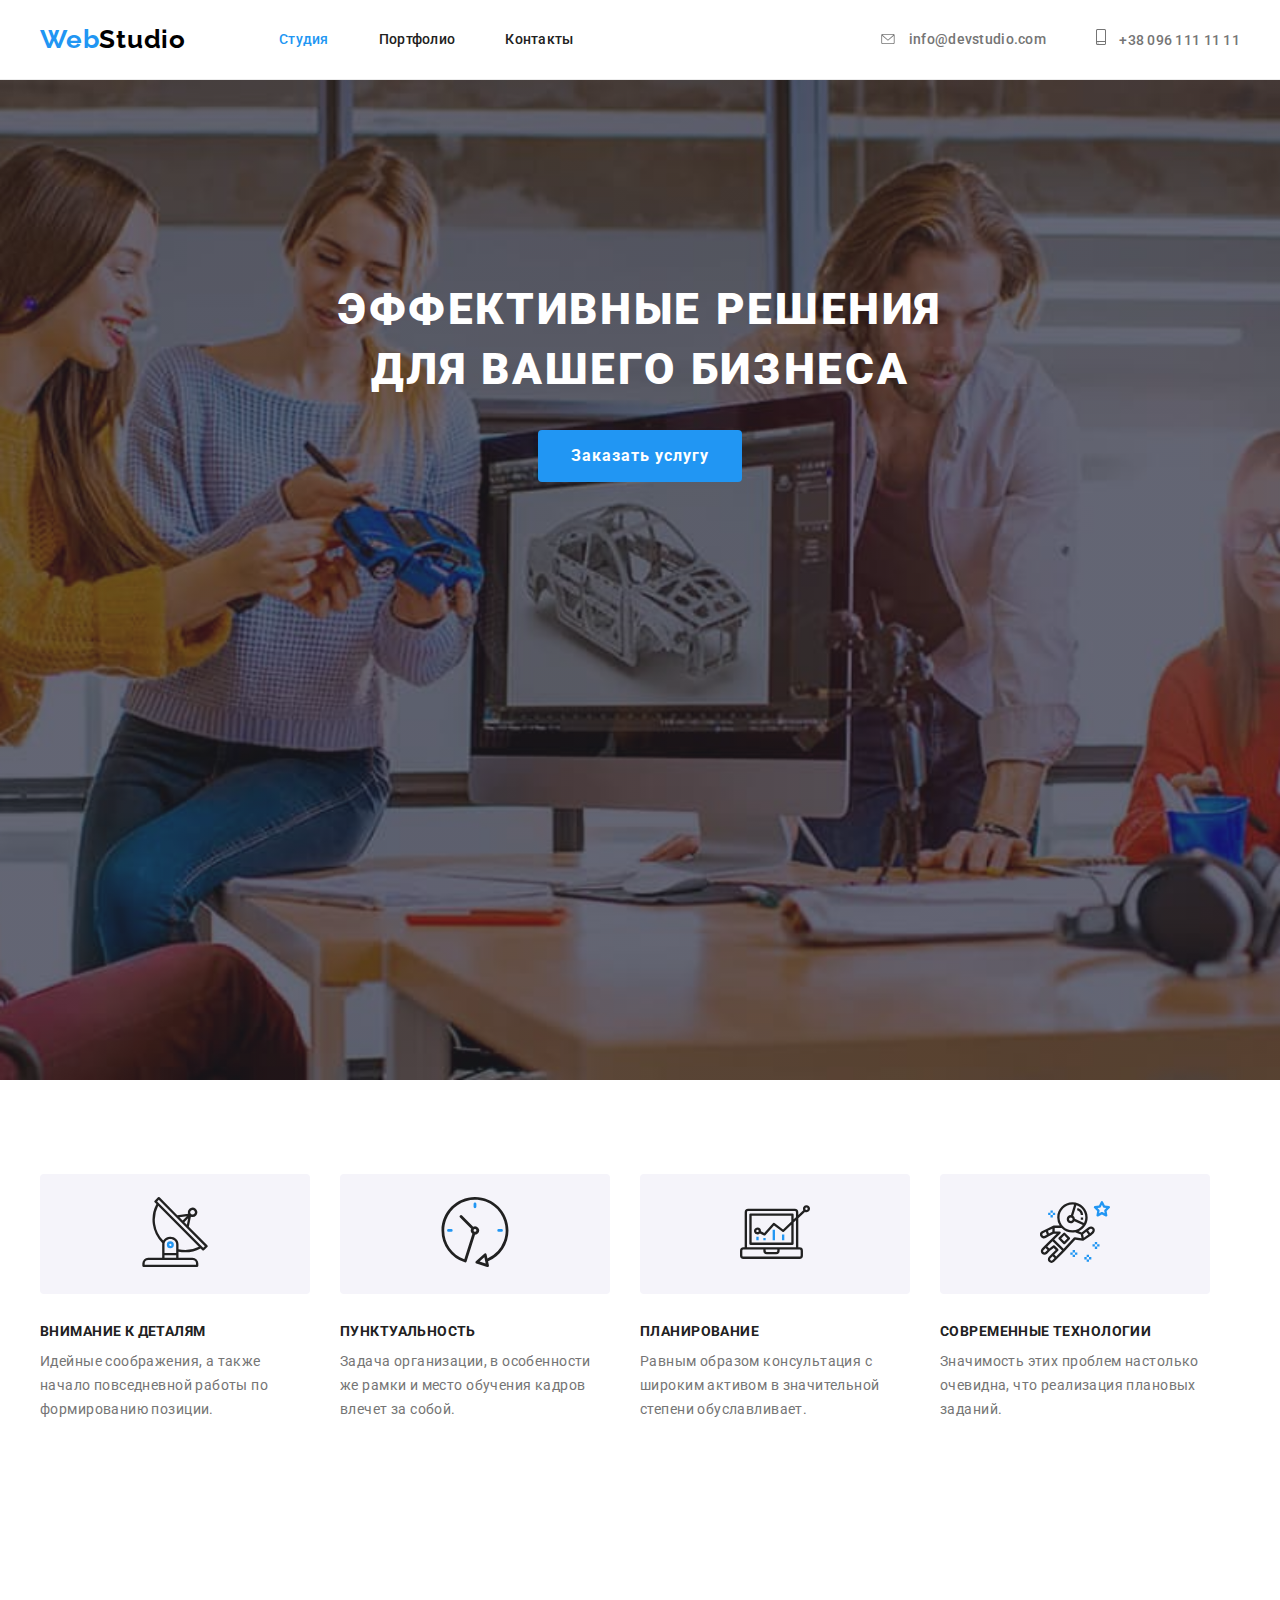
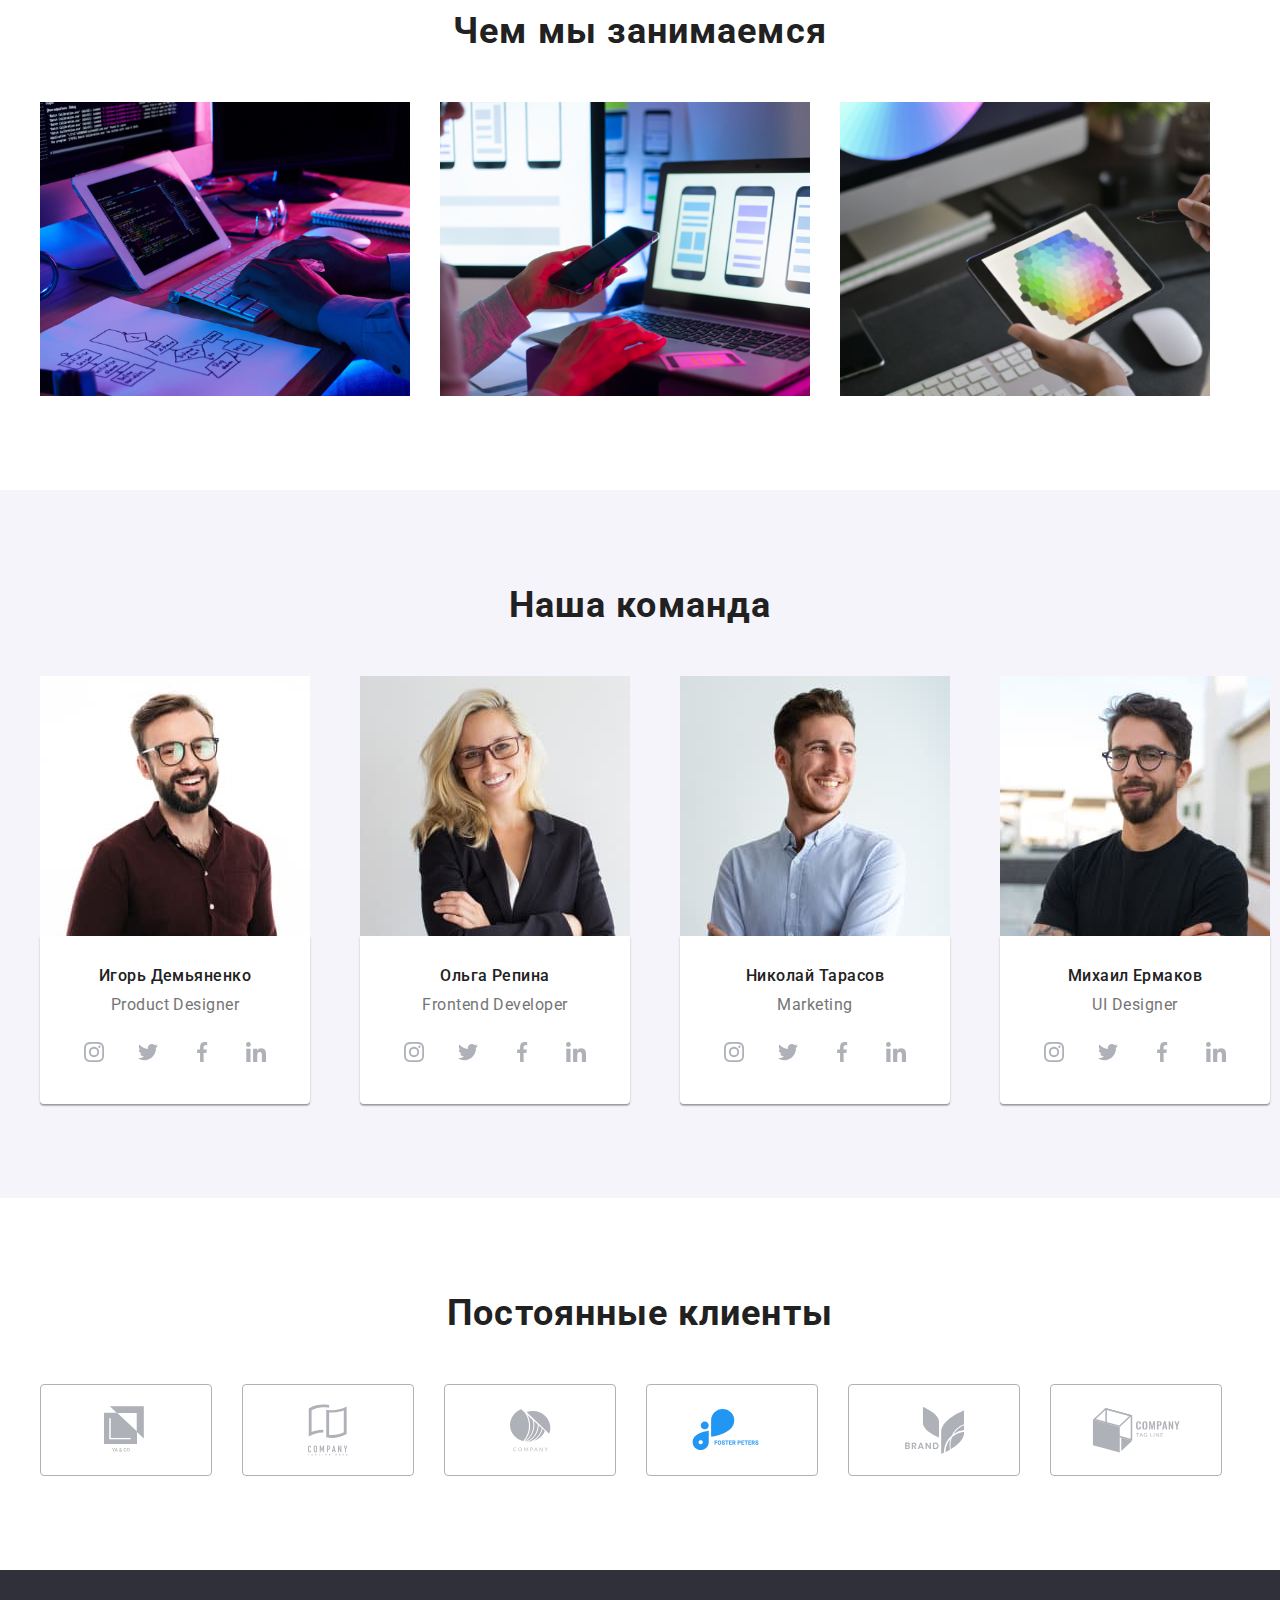
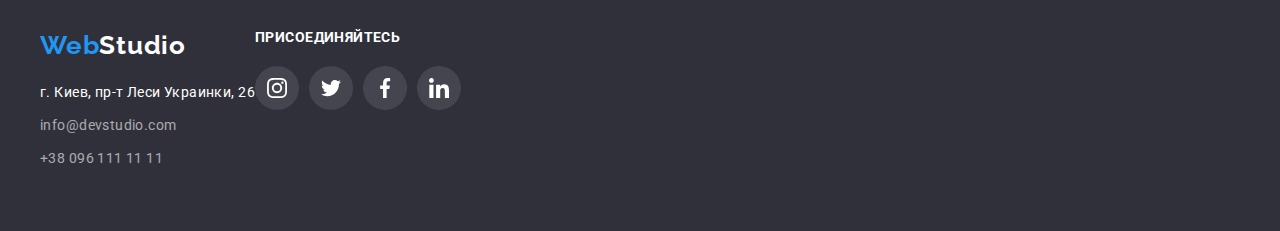
<file: index.html>
<!DOCTYPE html>
<html lang="ru">
  <head>
    <meta charset="UTF-8" />
    <meta http-equiv="X-UA-Compatible" content="IE=edge" />
    <meta name="viewport" content="width=device-width, initial-scale=1.0" />
    <title>Studio</title>
    <link
      rel="stylesheet"
      href="https://cdnjs.cloudflare.com/ajax/libs/modern-normalize/0.2.0/modern-normalize.min.css"
      integrity="sha512-sqIVMkf5f8XGYI/UZYGs7wODxlUeoj9JknataPfUwtvrSKWMHrMXGZ7Evb6nabFYJQG15vFFyALe6r0nWCD1Ug=="
      crossorigin="anonymous"
    />
    <link rel="preconnect" href="https://fonts.gstatic.com" />
    <link
      href="https://fonts.googleapis.com/css2?family=Raleway:wght@700&family=Roboto:wght@400;500;700;900&display=swap"
      rel="stylesheet"
    />
    <link rel="stylesheet" href="./css/styles.css" />
  </head>
  <body>
    <!--Шапка сайта-->
    <header class="page-header">
      <div class="container">
        <div class="wrap-nav">
          <nav class="nav">
            <a class="logo" href="/"> <span class="web">Web</span>Studio</a>
            <ul class="list menu">
              <li class="menu-item">
                <a class="link current header-link" href="./index.html"
                  >Студия</a
                >
              </li>
              <li class="menu-item">
                <a class="link header-link" href="./portfolio.html"
                  >Портфолио</a
                >
              </li>
              <li class="menu-item">
                <a class="link header-link" href="">Контакты</a>
              </li>
            </ul>
          </nav>

          <ul class="list wrap">
            <li class="wrap-item">
              <a
                href=""
                class="link contacts header-link header-icon-link"
                target="_blank"
                rel="noopener noreferrer"
              >
                <svg class="header-icon" width="16" height="10">
                  <use href="./images/icons.svg#icon-envelope"></use>
                </svg>
              </a>

              <a
                class="link contacts header-link"
                href="mailto:info@devstudio.com"
                >info@devstudio.com</a
              >
            </li>

            <li class="wrap-item">
              <a
                href=""
                class="link contacts header-link header-icon-link"
                target="_blank"
                rel="noopener noreferrer"
              >
                <svg class="header-icon" width="10" height="16">
                  <use href="./images/icons.svg#icon-smartphone"></use>
                </svg>
              </a>

              <a class="link contacts header-link" href="tel:+380961111111"
                >+38 096 111 11 11</a
              >
            </li>
          </ul>
        </div>
      </div>
    </header>

    <!--Уникальный контент страницы-->
    <main>
      <section class="hero overlay">
        <div class="container">
          <h1 class="hero-title">
            Эффективные решения <br />
            для вашего бизнеса
          </h1>
          <button type="button" class="button">Заказать услугу</button>
        </div>
      </section>

      <section class="section">
        <div class="container">
          <h2 class="visually-hidden">Наши преимущества</h2>
          <ul class="list benifits">
            <li class="benifits-item">
              <button class="button-icon">
                <svg width="70" height="70">
                  <use href="./images/icons.svg#icon-antenna"></use>
                </svg>
              </button>

              <h3 class="benifits-title">Внимание к деталям</h3>
              <p class="benifits-text">
                Идейные соображения, а также начало повседневной работы по
                формированию позиции.
              </p>
            </li>
            <li class="benifits-item icon-clock">
              <button class="button-icon">
                <svg width="70" height="70">
                  <use href="./images/icons.svg#icon-clock"></use>
                </svg>
              </button>

              <h3 class="benifits-title">Пунктуальность</h3>
              <p class="benifits-text">
                Задача организации, в особенности же рамки и место обучения
                кадров влечет за собой.
              </p>
            </li>
            <li class="benifits-item icon-diagram">
              <button class="button-icon">
                <svg width="70" height="70">
                  <use href="./images/icons.svg#icon-diagram"></use>
                </svg>
              </button>

              <h3 class="benifits-title">Планирование</h3>
              <p class="benifits-text">
                Равным образом консультация с широким активом в значительной
                степени обуславливает.
              </p>
            </li>
            <li class="benifits-item icon-astronaut">
              <button class="button-icon">
                <svg width="70" height="70">
                  <use href="./images/icons.svg#icon-astronaut"></use>
                </svg>
              </button>

              <h3 class="benifits-title">Современные технологии</h3>
              <p class="benifits-text">
                Значимость этих проблем настолько очевидна, что реализация
                плановых заданий.
              </p>
            </li>
          </ul>
        </div>
      </section>

      <section class="section">
        <div class="container">
          <h2 class="section-title">Чем мы занимаемся</h2>
          <ul class="list card-set">
            <li class="card-set-item">
              <div class="card-thum">
                <img
                  src="./images/box1.svg"
                  alt="Человек печатает"
                  width="370"
                  height="294"
                />
              </div>
            </li>
            <li class="card-set-item">
              <div class="card-thum">
                <img
                  src="./images/box2.svg"
                  alt="iPhone в руке"
                  width="370"
                  height="294"
                />
              </div>
            </li>
            <li class="card-set-item">
              <div class="card-thum">
                <img
                  src="./images/box3.svg"
                  alt="Планшет в руках"
                  width="370"
                  height="294"
                />
              </div>
            </li>
          </ul>
        </div>
      </section>

      <section class="section our-team">
        <div class="container">
          <h2 class="section-title">Наша команда</h2>
          <ul class="list team-list">
            <li class="team-item">
              <div class="card-thum">
                <img
                  src="./images/img1.jpg"
                  alt="фото"
                  width="270"
                  height="260"
                />
              </div>
              <div class="team-wrap">
                <h3 class="team-title">Игорь Демьяненко</h3>
                <p class="team-text">Product Designer</p>

                <ul class="list social-icons">
                  <li class="social-icons-item">
                    <a
                      href=""
                      class="social-icon-link"
                      target="_blank"
                      rel="noopener noreferrer"
                    >
                      <svg class="icon">
                        <use href="./images/icons.svg#icon-instagram"></use>
                      </svg>
                    </a>
                  </li>
                  <li class="social-icons-item">
                    <a
                      href=""
                      class="social-icon-link"
                      target="_blank"
                      rel="noopener noreferrer"
                    >
                      <svg class="icon">
                        <use href="./images/icons.svg#icon-twitter-1"></use>
                      </svg>
                    </a>
                  </li>
                  <li class="social-icons-item">
                    <a
                      href=""
                      class="social-icon-link"
                      target="_blank"
                      rel="noopener noreferrer"
                    >
                      <svg class="icon">
                        <use href="./images/icons.svg#icon-facebook-1"></use>
                      </svg>
                    </a>
                  </li>
                  <li class="social-icons-item">
                    <a
                      href=""
                      class="social-icon-link"
                      target="_blank"
                      rel="noopener noreferrer"
                    >
                      <svg class="icon">
                        <use href="./images/icons.svg#icon-linkedin-1"></use>
                      </svg>
                    </a>
                  </li>
                </ul>
              </div>
            </li>

            <li class="team-item">
              <div class="card-thum">
                <img
                  src="./images/img2.jpg"
                  alt="фото"
                  width="270"
                  height="260"
                />
              </div>
              <div class="team-wrap">
                <h3 class="team-title">Ольга Репина</h3>
                <p class="team-text">Frontend Developer</p>

                <ul class="list social-icons">
                  <li class="social-icons-item">
                    <a
                      href=""
                      class="social-icon-link"
                      target="_blank"
                      rel="noopener noreferrer"
                    >
                      <svg class="icon">
                        <use href="./images/icons.svg#icon-instagram"></use>
                      </svg>
                    </a>
                  </li>
                  <li class="social-icons-item">
                    <a
                      href=""
                      class="social-icon-link"
                      target="_blank"
                      rel="noopener noreferrer"
                    >
                      <svg class="icon">
                        <use href="./images/icons.svg#icon-twitter-1"></use>
                      </svg>
                    </a>
                  </li>
                  <li class="social-icons-item">
                    <a
                      href=""
                      class="social-icon-link"
                      target="_blank"
                      rel="noopener noreferrer"
                    >
                      <svg class="icon">
                        <use href="./images/icons.svg#icon-facebook-1"></use>
                      </svg>
                    </a>
                  </li>
                  <li class="social-icons-item">
                    <a
                      href=""
                      class="social-icon-link"
                      target="_blank"
                      rel="noopener noreferrer"
                    >
                      <svg class="icon">
                        <use href="./images/icons.svg#icon-linkedin-1"></use>
                      </svg>
                    </a>
                  </li>
                </ul>
              </div>
            </li>

            <li class="team-item">
              <div class="card-thum">
                <img
                  src="./images/img3.jpg"
                  alt="фото"
                  width="270"
                  height="260"
                />
              </div>
              <div class="team-wrap">
                <h3 class="team-title">Николай Тарасов</h3>
                <p class="team-text">Marketing</p>

                <ul class="list social-icons">
                  <li class="social-icons-item">
                    <a
                      href=""
                      class="social-icon-link"
                      target="_blank"
                      rel="noopener noreferrer"
                    >
                      <svg class="icon">
                        <use href="./images/icons.svg#icon-instagram"></use>
                      </svg>
                    </a>
                  </li>
                  <li class="social-icons-item">
                    <a
                      href=""
                      class="social-icon-link"
                      target="_blank"
                      rel="noopener noreferrer"
                    >
                      <svg class="icon">
                        <use href="./images/icons.svg#icon-twitter-1"></use>
                      </svg>
                    </a>
                  </li>
                  <li class="social-icons-item">
                    <a
                      href=""
                      class="social-icon-link"
                      target="_blank"
                      rel="noopener noreferrer"
                    >
                      <svg class="icon">
                        <use href="./images/icons.svg#icon-facebook-1"></use>
                      </svg>
                    </a>
                  </li>
                  <li class="social-icons-item">
                    <a
                      href=""
                      class="social-icon-link"
                      target="_blank"
                      rel="noopener noreferrer"
                    >
                      <svg class="icon">
                        <use href="./images/icons.svg#icon-linkedin-1"></use>
                      </svg>
                    </a>
                  </li>
                </ul>
              </div>
            </li>

            <li class="team-item">
              <div class="card-thum">
                <img
                  src="./images/img4.jpg"
                  alt="фото"
                  width="270"
                  height="260"
                />
              </div>
              <div class="team-wrap">
                <h3 class="team-title">Михаил Ермаков</h3>
                <p class="team-text list">UI Designer</p>

                <ul class="list social-icons">
                  <li class="social-icons-item">
                    <a
                      href=""
                      class="social-icon-link"
                      target="_blank"
                      rel="noopener noreferrer"
                    >
                      <svg class="icon">
                        <use href="./images/icons.svg#icon-instagram"></use>
                      </svg>
                    </a>
                  </li>
                  <li class="social-icons-item">
                    <a
                      href=""
                      class="social-icon-link"
                      target="_blank"
                      rel="noopener noreferrer"
                    >
                      <svg class="icon">
                        <use href="./images/icons.svg#icon-twitter-1"></use>
                      </svg>
                    </a>
                  </li>
                  <li class="social-icons-item">
                    <a
                      href=""
                      class="social-icon-link"
                      target="_blank"
                      rel="noopener noreferrer"
                    >
                      <svg class="icon">
                        <use href="./images/icons.svg#icon-facebook-1"></use>
                      </svg>
                    </a>
                  </li>
                  <li class="social-icons-item">
                    <a
                      href=""
                      class="social-icon-link"
                      target="_blank"
                      rel="noopener noreferrer"
                    >
                      <svg class="icon">
                        <use href="./images/icons.svg#icon-linkedin-1"></use>
                      </svg>
                    </a>
                  </li>
                </ul>
              </div>
            </li>
          </ul>
        </div>
      </section>

      <section class="section our-clients">
        <div class="container">
          <h2 class="section-title">Постоянные клиенты</h2>
          <ul class="list clients">
            <li class="clients-item">
              <a
                href=""
                class="clients-link"
                target="_blank"
                rel="noopener noreferrer"
              >
                <svg class="clients-icon" width="44" height="49">
                  <use href="./images/icons.svg#icon-logo-1"></use>
                </svg>
              </a>
            </li>
            <li class="clients-item">
              <a
                href=""
                class="clients-link"
                target="_blank"
                rel="noopener noreferrer"
              >
                <svg class="clients-icon" width="40" height="52">
                  <use href="./images/icons.svg#icon-logo-2"></use>
                </svg>
              </a>
            </li>
            <li class="clients-item">
              <a
                href=""
                class="clients-link"
                target="_blank"
                rel="noopener noreferrer"
              >
                <svg class="clients-icon" width="41" height="43">
                  <use href="./images/icons.svg#icon-logo-3"></use>
                </svg>
              </a>
            </li>
            <li class="clients-item">
              <a
                href=""
                class="clients-link"
                target="_blank"
                rel="noopener noreferrer"
              >
                <svg class="clients-icon" width="80" height="42">
                  <use href="./images/icons.svg#icon-logo-4"></use>
                </svg>
              </a>
            </li>
            <li class="clients-item">
              <a
                href=""
                class="clients-link"
                target="_blank"
                rel="noopener noreferrer"
              >
                <svg class="clients-icon" width="59" height="47">
                  <use href="./images/icons.svg#icon-logo-5"></use>
                </svg>
              </a>
            </li>
            <li class="clients-item">
              <a
                href=""
                class="clients-link"
                target="_blank"
                rel="noopener noreferrer"
              >
                <svg class="clients-icon" width="89" height="45">
                  <use href="./images/icons.svg#icon-logo-6"></use>
                </svg>
              </a>
            </li>
          </ul>
        </div>
      </section>
    </main>

    <!--Подвал-->
    <footer class="footer">
      <div class="container container-footer">
        <div class="footer-contacts-all">
          <a class="logo-footer" href="/">
            <span class="web">Web</span><span class="studio">Studio</span></a
          >
          <ul class="list">
            <li>
              <a class="link contacts-footer" href="">
                <address>г. Киев, пр-т Леси Украинки, 26</address></a
              >
            </li>
            <li class="mail">
              <a class="link contacts-footer" href="mailto:info@devstudio.com"
                >info@devstudio.com</a
              >
            </li>
            <li>
              <a class="link contacts-footer" href="tel:+380961111111"
                >+38 096 111 11 11</a
              >
            </li>
          </ul>
        </div>

        <div class="footer-social-link">
          <p class="join-us">присоединяйтесь</p>

          <ul class="list social-icons">
            <li class="social-icons-item">
              <a
                href=""
                class="social-icon-link footer-social-icon-link"
                target="_blank"
                rel="noopener noreferrer"
              >
                <svg class="icon">
                  <use href="./images/icons.svg#icon-instagram"></use>
                </svg>
              </a>
            </li>
            <li class="social-icons-item">
              <a
                href=""
                class="social-icon-link footer-social-icon-link"
                target="_blank"
                rel="noopener noreferrer"
              >
                <svg class="icon">
                  <use href="./images/icons.svg#icon-twitter-1"></use>
                </svg>
              </a>
            </li>
            <li class="social-icons-item">
              <a
                href=""
                class="social-icon-link footer-social-icon-link"
                target="_blank"
                rel="noopener noreferrer"
              >
                <svg class="icon">
                  <use href="./images/icons.svg#icon-facebook-1"></use>
                </svg>
              </a>
            </li>
            <li class="social-icons-item">
              <a
                href=""
                class="social-icon-link footer-social-icon-link"
                target="_blank"
                rel="noopener noreferrer"
              >
                <svg class="icon">
                  <use href="./images/icons.svg#icon-linkedin-1"></use>
                </svg>
              </a>
            </li>
          </ul>
        </div>
      </div>
    </footer>
  </body>
</html>
</file>
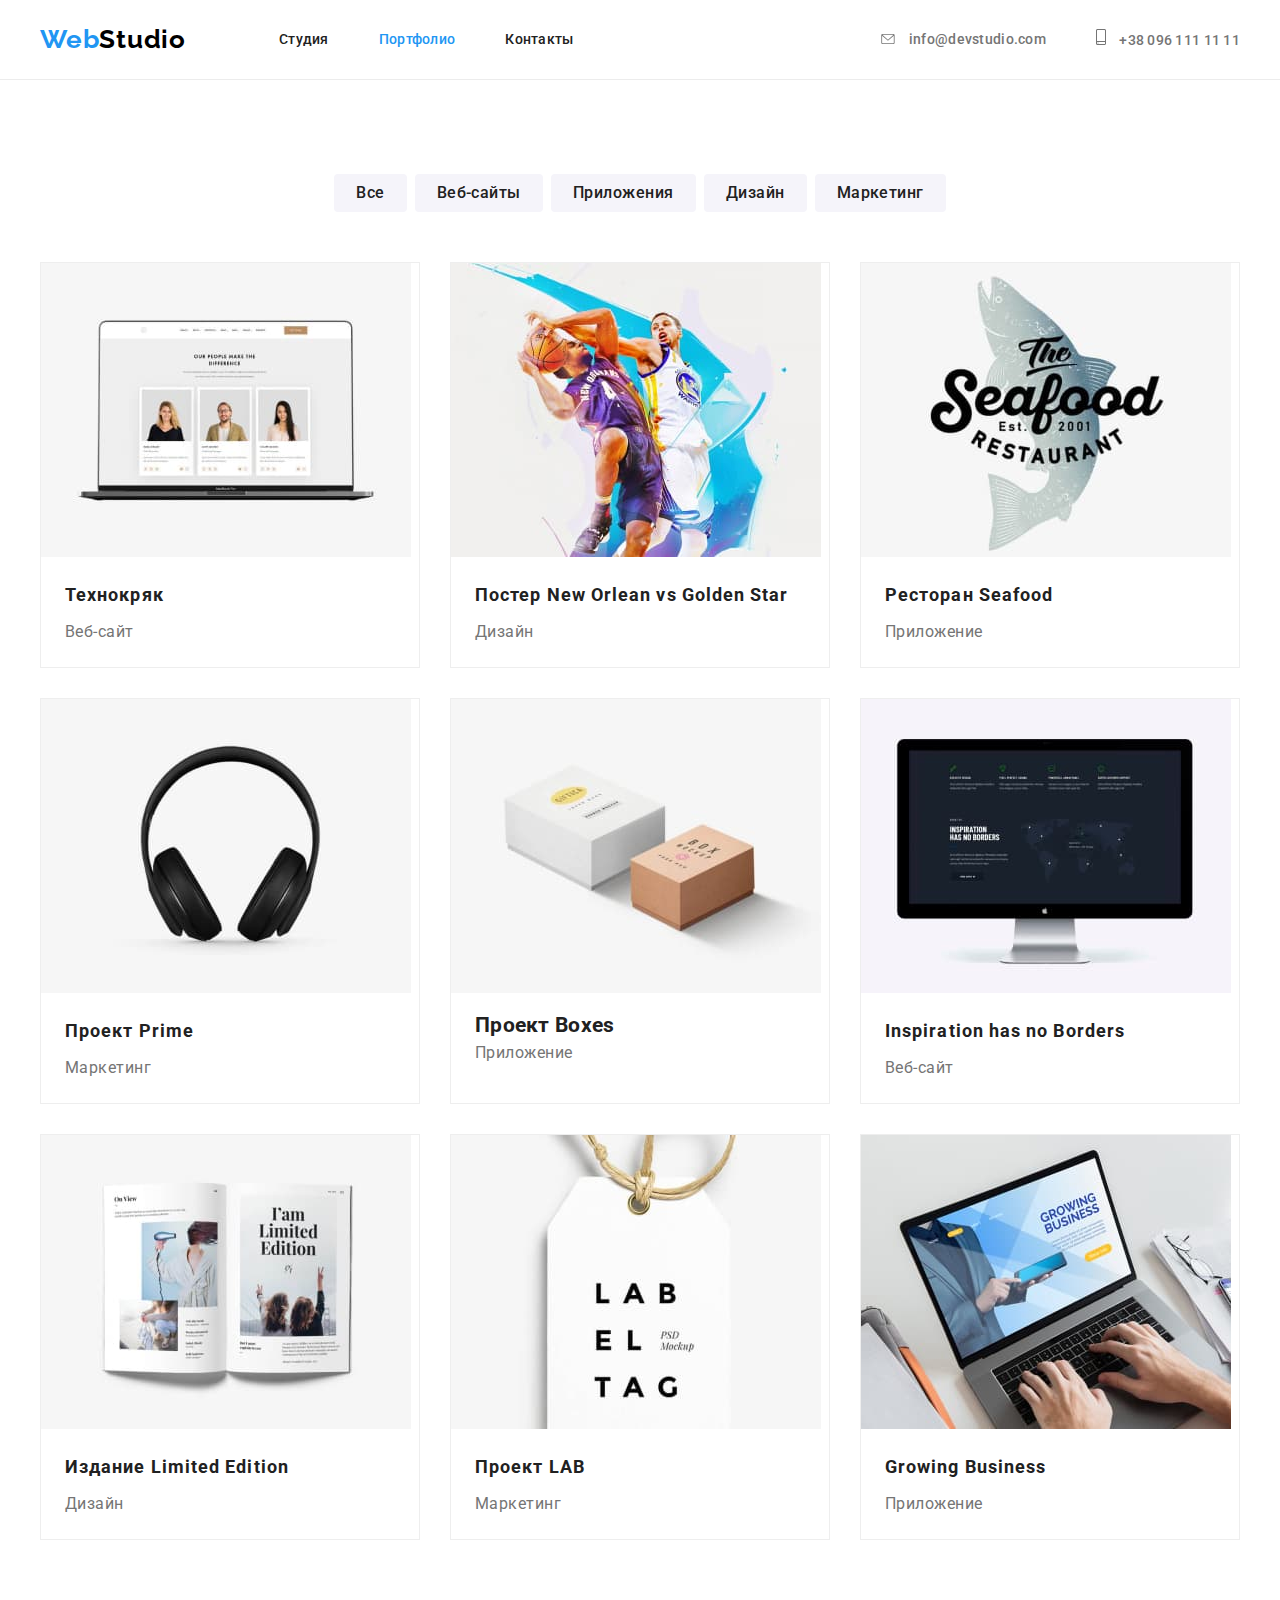
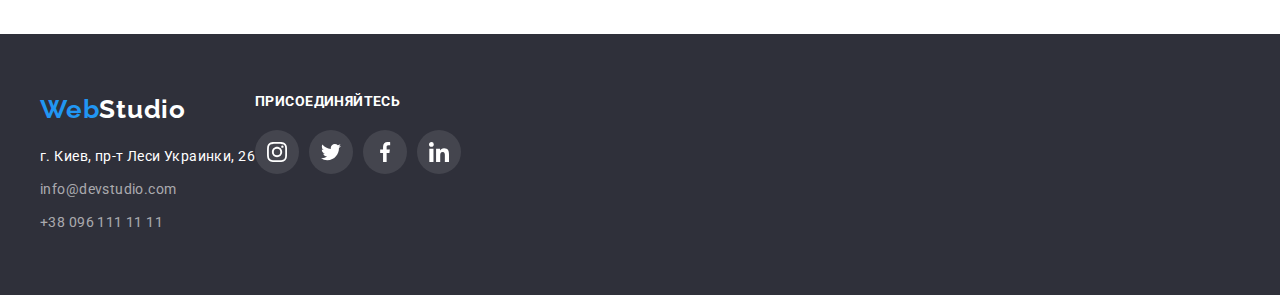
<file: portfolio.html>
<!DOCTYPE html>
<html lang="en">
  <head>
    <meta charset="UTF-8" />
    <meta http-equiv="X-UA-Compatible" content="IE=edge" />
    <meta name="viewport" content="width=device-width, initial-scale=1.0" />
    <title>Studio</title>
    <link
      rel="stylesheet"
      href="https://cdnjs.cloudflare.com/ajax/libs/modern-normalize/0.2.0/modern-normalize.min.css"
      integrity="sha512-sqIVMkf5f8XGYI/UZYGs7wODxlUeoj9JknataPfUwtvrSKWMHrMXGZ7Evb6nabFYJQG15vFFyALe6r0nWCD1Ug=="
      crossorigin="anonymous"
    />
    <link rel="preconnect" href="https://fonts.gstatic.com" />
    <link
      href="https://fonts.googleapis.com/css2?family=Raleway:wght@700&family=Roboto:wght@400;500;700;900&display=swap"
      rel="stylesheet"
    />
    <link rel="stylesheet" href="./css/styles.css" />
  </head>
  <body>
    <!--Шапка сайта-->
    <header class="page-header">
      <div class="container">
        <div class="wrap-nav">
          <nav class="nav">
            <a class="logo" href="/"> <span class="web">Web</span>Studio</a>
            <ul class="list menu">
              <li class="menu-item">
                <a class="link header-link" href="./index.html">Студия</a>
              </li>
              <li class="menu-item">
                <a class="link current header-link" href="./portfolio.html"
                  >Портфолио</a
                >
              </li>
              <li class="menu-item">
                <a class="link header-link" href="">Контакты</a>
              </li>
            </ul>
          </nav>

          <ul class="list wrap">
            <li class="wrap-item">
              <a
                href=""
                class="link contacts header-link header-icon-link"
                target="_blank"
                rel="noopener noreferrer"
              >
                <svg class="header-icon" width="16" height="10">
                  <use href="./images/icons.svg#icon-envelope"></use>
                </svg>
              </a>

              <a
                class="link contacts header-link"
                href="mailto:info@devstudio.com"
                >info@devstudio.com</a
              >
            </li>

            <li class="wrap-item">
              <a
                href=""
                class="link contacts header-link header-icon-link"
                target="_blank"
                rel="noopener noreferrer"
              >
                <svg class="header-icon" width="10" height="16">
                  <use href="./images/icons.svg#icon-smartphone"></use>
                </svg>
              </a>

              <a class="link contacts header-link" href="tel:+380961111111"
                >+38 096 111 11 11</a
              >
            </li>
          </ul>
        </div>
      </div>
    </header>

    <!--Уникальный контент страницы-->
    <main>
      <section class="section">
        <div class="container">
          <h1 class="visually-hidden">Наши работы</h1>
          <ul class="list nav-portfolio">
            <li class="nav-portfolio-item">
              <button type="button" class="btn">Все</button>
            </li>
            <li class="nav-portfolio-item">
              <button type="button" class="btn">Веб-сайты</button>
            </li>
            <li class="nav-portfolio-item">
              <button type="button" class="btn">Приложения</button>
            </li>
            <li class="nav-portfolio-item">
              <button type="button" class="btn">Дизайн</button>
            </li>
            <li class="nav-portfolio-item">
              <button type="button" class="btn">Маркетинг</button>
            </li>
          </ul>

          <ul class="list picture">
            <li class="picture-item">
              <img
                src="./images/img-portfolio/img-1.jpg"
                alt="Открытый ноутбук"
                width="370"
                height="294"
              />
              <div class="picture-content">
                <h2 class="picture-title">Технокряк</h2>
                <p class="desc">Веб-сайт</p>
              </div>
            </li>
            <li class="picture-item">
              <img
                src="./images/img-portfolio/img-2.jpg"
                alt="Баскетболисты с мячом"
                width="370"
                height="294"
              />
              <div class="picture-content">
                <h2 class="picture-title">Постер New Orlean vs Golden Star</h2>
                <p class="desc">Дизайн</p>
              </div>
            </li>
            <li class="picture-item">
              <img
                src="./images/img-portfolio/img-3.jpg"
                alt="Ресторан seafood"
                width="370"
                height="294"
              />
              <div class="picture-content">
                <h2 class="picture-title">Ресторан Seafood</h2>
                <p class="desc">Приложение</p>
              </div>
            </li>
            <li class="picture-item">
              <img
                src="./images/img-portfolio/img-4.jpg"
                alt="Наушники"
                width="370"
                height="294"
              />
              <div class="picture-content">
                <h2 class="picture-title">Проект Prime</h2>
                <p class="desc">Маркетинг</p>
              </div>
            </li>
            <li class="picture-item">
              <img
                src="./images/img-portfolio/img-5.jpg"
                alt="Две коробки"
                width="370"
                height="294"
              />
              <div class="picture-content">
                <h2 class="caption">Проект Boxes</h2>
                <p class="desc">Приложение</p>
              </div>
            </li>
            <li class="picture-item">
              <img
                src="./images/img-portfolio/img-6.jpg"
                alt="Монитор компьютера"
                width="370"
                height="294"
              />
              <div class="picture-content">
                <h2 class="picture-title">Inspiration has no Borders</h2>
                <p class="desc">Веб-сайт</p>
              </div>
            </li>
            <li class="picture-item">
              <img
                src="./images/img-portfolio/img-7.jpg"
                alt="Открытая книга"
                width="370"
                height="294"
              />
              <div class="picture-content">
                <h2 class="picture-title">Издание Limited Edition</h2>
                <p class="desc">Дизайн</p>
              </div>
            </li>
            <li class="picture-item">
              <img
                src="./images/img-portfolio/img-8.jpg"
                alt="Дверная вывеска"
                width="370"
                height="294"
              />
              <div class="picture-content">
                <h2 class="picture-title">Проект LAB</h2>
                <p class="desc">Маркетинг</p>
              </div>
            </li>
            <li class="picture-item">
              <img
                src="./images/img-portfolio/img-9.jpg"
                alt="Печатают на ноутбуке"
                width="370"
                height="294"
              />
              <div class="picture-content">
                <h2 class="picture-title">Growing Business</h2>
                <p class="desc">Приложение</p>
              </div>
            </li>
          </ul>
        </div>
      </section>
    </main>
    <!--Подвал-->
    <footer class="footer">
      <div class="container container-footer">
        <div class="footer-contacts-all">
          <a class="logo-footer" href="/">
            <span class="web">Web</span><span class="studio">Studio</span></a
          >
          <ul class="list">
            <li>
              <a class="link contacts-footer" href="">
                <address>г. Киев, пр-т Леси Украинки, 26</address></a
              >
            </li>
            <li class="mail">
              <a class="link contacts-footer" href="mailto:info@devstudio.com"
                >info@devstudio.com</a
              >
            </li>
            <li>
              <a class="link contacts-footer" href="tel:+380961111111"
                >+38 096 111 11 11</a
              >
            </li>
          </ul>
        </div>

        <div class="footer-social-link">
          <p class="join-us">присоединяйтесь</p>

          <ul class="list social-icons">
            <li class="social-icons-item">
              <a
                href=""
                class="social-icon-link footer-social-icon-link"
                target="_blank"
                rel="noopener noreferrer"
              >
                <svg class="icon">
                  <use href="./images/icons.svg#icon-instagram"></use>
                </svg>
              </a>
            </li>
            <li class="social-icons-item">
              <a
                href=""
                class="social-icon-link footer-social-icon-link"
                target="_blank"
                rel="noopener noreferrer"
              >
                <svg class="icon">
                  <use href="./images/icons.svg#icon-twitter-1"></use>
                </svg>
              </a>
            </li>
            <li class="social-icons-item">
              <a
                href=""
                class="social-icon-link footer-social-icon-link"
                target="_blank"
                rel="noopener noreferrer"
              >
                <svg class="icon">
                  <use href="./images/icons.svg#icon-facebook-1"></use>
                </svg>
              </a>
            </li>
            <li class="social-icons-item">
              <a
                href=""
                class="social-icon-link footer-social-icon-link"
                target="_blank"
                rel="noopener noreferrer"
              >
                <svg class="icon">
                  <use href="./images/icons.svg#icon-linkedin-1"></use>
                </svg>
              </a>
            </li>
          </ul>
        </div>
      </div>
    </footer>
  </body>
</html>
</file>
<file: css/styles.css>
:root {
  --brand-color: #2196f3;
  --accent-color: #2f303a;
  --accent-light-color: #f5f4fa;
  --accent-text-color: #757575;
  --main-text-color: #212121;
  --main-color: #ffffff;
  --main-portfolio-color: #e5e5e5;
  --picture-gap: 30px;
}

body {
  font-family: 'Roboto', sans-serif;
  font-size: 14px;
  font-weight: 400;
  line-height: 1.2;
  letter-spacing: 0.02em;
  text-align: left;
  color: var(--main-text-color);
  margin: 0;
}

h1,
h2,
h3,
h4,
h5,
h6,
p {
  margin: 0;
}

.list {
  list-style: none;
  padding: 0;
  margin: 0;
}

img {
  display: block;
}

.link {
  text-decoration: none;
  color: var(--main-text-color);
  font-weight: 500;
  font-size: 14px;
  line-height: 1.14;
  letter-spacing: 0.02em;
}

.link:hover,
.link:focus {
  color: var(--brand-color);
}

.current {
  color: var(--brand-color);
}

.link.contacts {
  color: var(--accent-text-color);
}

.link.contacts:hover,
.link.contacts:focus {
  color: var(--brand-color);
}

.footer {
  padding-top: 60px;
  padding-bottom: 60px;
  background-color: var(--accent-color);
}

address {
  font-style: normal;
  line-height: 1.71;
  letter-spacing: 0.03em;
  color: var(--main-color);
}

.contacts-footer {
  font-weight: 400;
  line-height: 1.7;
  letter-spacing: 0.03em;
  color: rgba(255, 255, 255, 0.6);
}

.logo {
  padding-top: 24px;
  padding-bottom: 24px;
  text-decoration: none;
  font-family: 'Raleway', sans-serif;
  font-weight: 700;
  font-size: 26px;
  line-height: 1.19;
  letter-spacing: 0.03em;
  color: #000000;
}

.web {
  color: var(--brand-color);
}

.studio {
  color: var(--main-color);
}

.page-header {
  border-bottom: 1px solid #ececec;
  background-color: var(--main-color);
}

.nav {
  display: flex;
  align-items: center;
}

.wrap-nav {
  display: flex;
  align-items: center;
}

.menu {
  display: flex;
  margin-left: 93px;
}

.menu-item,
.wrap-item:not(:last-child) {
  margin-right: 50px;
}

.wrap {
  display: flex;
  margin-left: auto;
  align-items: center;
}

.header-link {
  padding-top: 24px;
  padding-bottom: 24px;
}

.button {
  display: inline-block;
  align-items: center;
  text-align: center;
  text-decoration: none;
  margin: 0 auto;
  border: 1px solid transparent;

  border-radius: 4px;
  padding: 10px 32px;
  min-width: 200px;

  font-family: inherit;
  font-weight: 700;
  font-size: 16px;
  line-height: 1.88;
  letter-spacing: 0.06em;
  color: var(--main-color);
  background-color: var(--brand-color);
  cursor: pointer;
}

.btn {
  font-family: inherit;
  font-weight: 500;
  font-size: 16px;
  line-height: 1.63;
  text-align: center;
  letter-spacing: 0.03em;
  color: var(--main-text-color);
  background-color: var(--accent-light-color);
  cursor: pointer;
  padding: 6px 22px 6px 22px;
  border-radius: 4px;
  border: transparent;
}

.btn:hover,
.btn:focus {
  color: var(--main-color);
  background-color: var(--brand-color);
  box-shadow: 0px 3px 1px rgba(0, 0, 0, 0.1), 0px 1px 2px rgba(0, 0, 0, 0.08),
    0px 2px 2px rgba(0, 0, 0, 0.12);
  border-radius: 4px;
}

.container {
  width: 1200px;
  padding-left: 15px;
  padding-right: 15px;
  margin: 0 auto;
}

.section {
  padding-top: 94px;
  padding-bottom: 94px;
}

.hero {
  display: flex;
  text-align: center;
  padding-top: 200px;
  padding-bottom: 200px;
}

.hero-title {
  font-weight: 900;
  font-size: 44px;
  line-height: 1.36;
  letter-spacing: 0.06em;
  text-transform: uppercase;
  color: var(--main-color);
  width: 696px;
  margin: 0 auto 30px;
  margin-bottom: 30px;
}

.visually-hidden {
  position: absolute !important;
  clip: rect(1px 1px 1px 1px);
  clip: rect(1px, 1px, 1px, 1px);
  padding: 0 !important;
  border: 0 !important;
  height: 1px !important;
  width: 1px !important;
  overflow: hidden;
}

.benifits {
  display: flex;
}

.benifits-item {
  width: 270px;
}

.benifits-item:not(:last-child) {
  margin-right: 30px;
}

.benifits-title {
  font-weight: 700;
  font-size: 14px;
  line-height: 1.14;
  letter-spacing: 0.03em;
  text-transform: uppercase;
  margin-bottom: 10px;
}

.benifits-text {
  line-height: 1.71;
  letter-spacing: 0.03em;
  color: var(--accent-text-color);
}

.section-title {
  margin-top: 0;
  margin-bottom: 50px;
  font-weight: 700;
  font-size: 36px;
  line-height: 1.17;
  text-align: center;
  letter-spacing: 0.03em;
}

.card-set {
  display: flex;
}

.card-set-item:not(:last-child) {
  margin-right: 30px;
}

.our-team {
  background-color: var(--accent-light-color);
}

.team-list {
  display: flex;
}

.team-item:not(:last-child) {
  margin-right: 50px;
}

.team-wrap {
  padding: 30px 0 30px 0;
  text-align: center;
  background: var(--main-color);
  box-shadow: 0px 1px 3px rgba(0, 0, 0, 0.12), 0px 1px 1px rgba(0, 0, 0, 0.14),
    0px 2px 1px rgba(0, 0, 0, 0.2);
  border-bottom-left-radius: 4px;
  border-bottom-right-radius: 4px;
}

.team-title {
  margin-bottom: 10px;
  font-weight: 500;
  font-size: 16px;
  line-height: 1.19;
  text-align: center;
  letter-spacing: 0.03em;
}

.team-text {
  margin-bottom: 16px;
  font-size: 16px;
  line-height: 1.19;
  text-align: center;
  letter-spacing: 0.03em;
  color: var(--accent-text-color);
}

.nav-portfolio {
  display: flex;
  justify-content: center;
  margin-bottom: 50px;
}

.nav-portfolio-item:not(:last-child) {
  margin-right: 8px;
}

.picture {
  display: flex;
  flex-wrap: wrap;
  margin-right: calc(-1 * var(--picture-gap));
  margin-bottom: calc(-1 * var(--picture-gap));
  margin-top: 50px;
}

.picture > .picture-item {
  width: 370px;
  flex-basis: calc((100% - 90px) / 3);
  margin-right: var(--picture-gap);
  margin-bottom: var(--picture-gap);
  border: 1px solid #eeeeee;
  box-sizing: border-box;
  background-color: var(--main-color);
}

.picture-content {
  padding: 20px 24px;
}

.picture-title {
  font-weight: 700;
  font-size: 18px;
  line-height: 2;
  letter-spacing: 0.06em;
  margin-bottom: 4px;
  text-transform: none;
}

.desc {
  font-size: 16px;
  line-height: 1.88;
  letter-spacing: 0.03em;
  color: var(--accent-text-color);
}

.mail {
  margin-top: 9px;
  margin-bottom: 9px;
}

.logo-footer {
  display: inline-block;
  margin-bottom: 20px;
  text-decoration: none;
  font-family: 'Raleway', sans-serif;
  font-weight: 700;
  font-size: 26px;
  line-height: 1.19;
  letter-spacing: 0.03em;
}

/* Многослойный фон в hero */
.overlay {
  max-width: 1600px;
  height: 600px;
  margin-left: auto;
  margin-right: auto;
  background-color: var(--accent-color);
  background-image: linear-gradient(
      to right,
      rgba(47, 48, 58, 0.4),
      rgba(47, 48, 58, 0.4)
    ),
    url(../images/img-hero.jpg);
  background-repeat: no-repeat;
  background-size: cover;
  background-position: center;
}

.button-icon {
  padding: 0;
  border: none;
  width: 270px;
  height: 120px;
  margin-bottom: 30px;
  background: var(--accent-light-color);
  border-radius: 4px;
}

.icon {
  width: 20px;
  height: 20px;
  fill: currentColor;
}

.social-icons {
  display: inline-flex;
}

.social-icon-link {
  display: flex;
  align-items: center;
  justify-content: center;
  border-radius: 50%;
  width: 100%;
  height: 100%;
  background-color: var(--main-color);
  color: #afb1b8;
}

.social-icons-item {
  width: 44px;
  height: 44px;
}

.social-icons-item + .social-icons-item {
  margin-left: 10px;
}

.social-icon-link:hover .icon,
.social-icon-link:focus .icon {
  fill: var(--main-color);
}

.social-icon-link:hover,
.social-icon-link:focus {
  background-color: var(--brand-color);
}

.header-icon-link {
  margin-right: 10px;
  color: var(--accent-text-color);
}

.header-icon {
  fill: currentColor;
}

/* Наши клиенты */

.clients {
  display: inline-flex;
}

.clients-item:not(:last-child) {
  margin-right: 30px;
}

.clients-link {
  display: flex;
  justify-content: center;
  align-items: center;
  width: 170px;
  height: 90px;
  border: 1px solid #afb1b8;
  border-radius: 4px;
}

.clients-item {
  display: flex;
  align-items: flex-start;
}

.clients-icon {
  fill: #afb1b8;
}

.hov {
  fill: currentColor;
}

.clients-item:hover .clients-link,
.clients-item:focus .clients-link {
  border: 1px solid var(--brand-color);
  border-radius: 4px;
}

.clients-link:hover .clients-icon,
.clients-link:focus .clients-icon {
  fill: var(--brand-color);
}

.join-us {
  margin-bottom: 20px;
  font-weight: 700;
  line-height: 1.14;
  letter-spacing: 0.03em;
  text-transform: uppercase;
  color: var(--main-color);
}

.footer-social-icon-link {
  background-color: rgba(255, 255, 255, 0.1);
  color: var(--main-color);
}

.container-footer {
  display: flex;
}

.footer-contacts-all {
  display: inline-block;
  flex-basis: calc((50%-45px) / 2);
}

.footer-social-link {
  display: inline-block;
  flex-basis: calc((50%-45px) / 2);
}

.picture-item:hover {
  box-shadow: 0px 1px 1px rgba(0, 0, 0, 0.12), 0px 4px 4px rgba(0, 0, 0, 0.06),
    1px 4px 6px rgba(0, 0, 0, 0.16);
}
</file>
